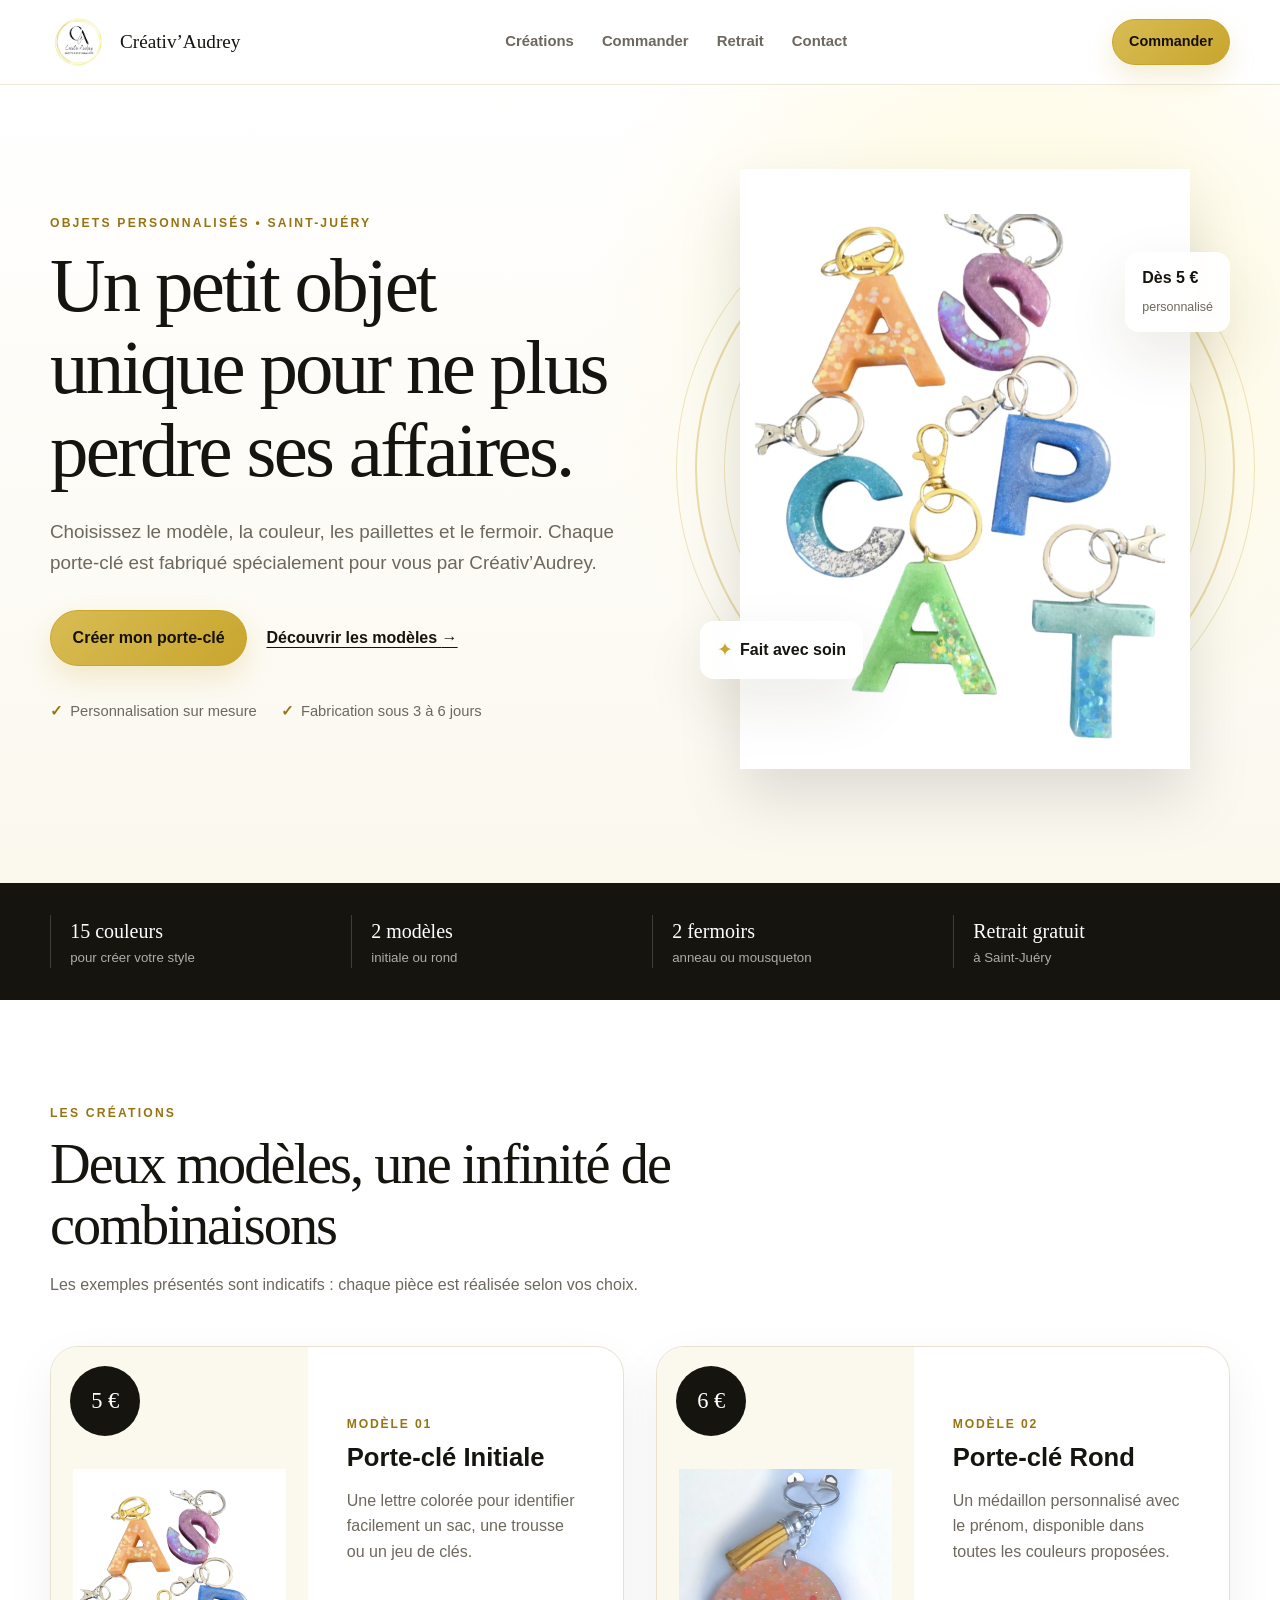
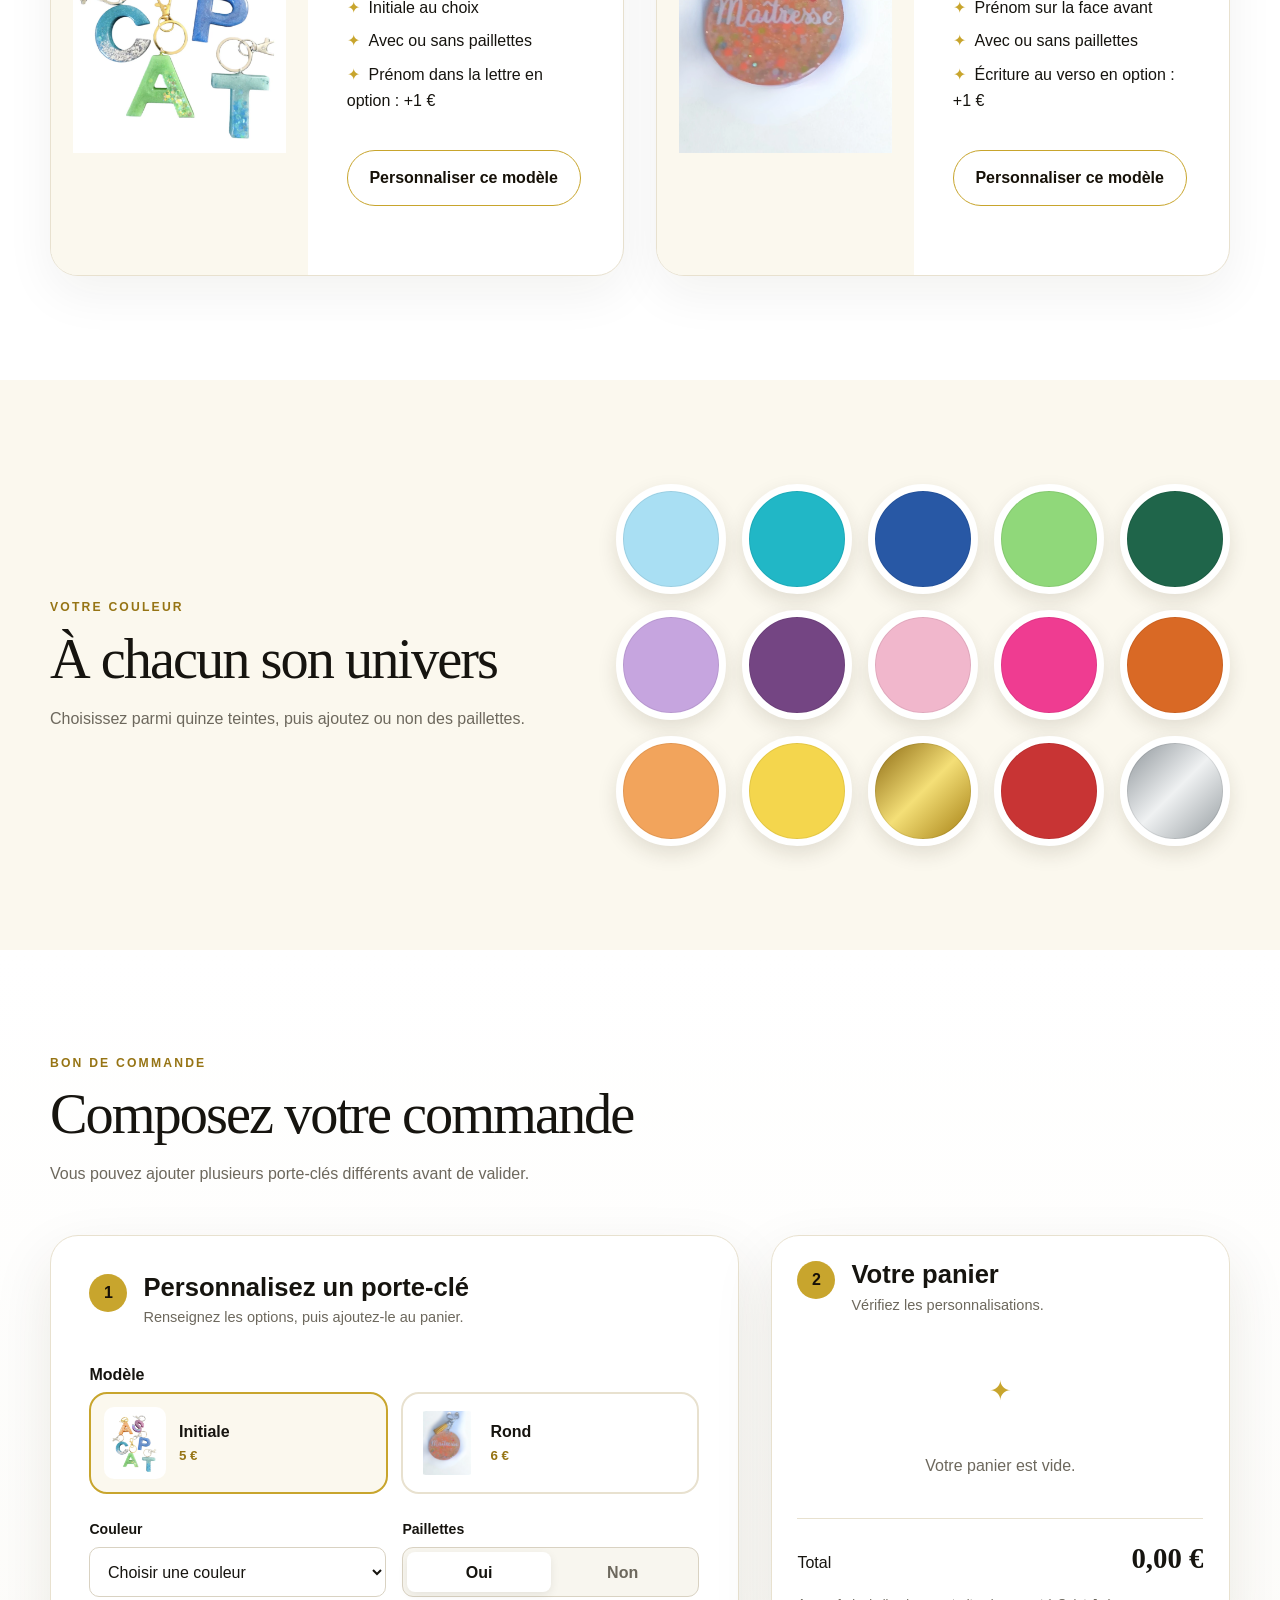
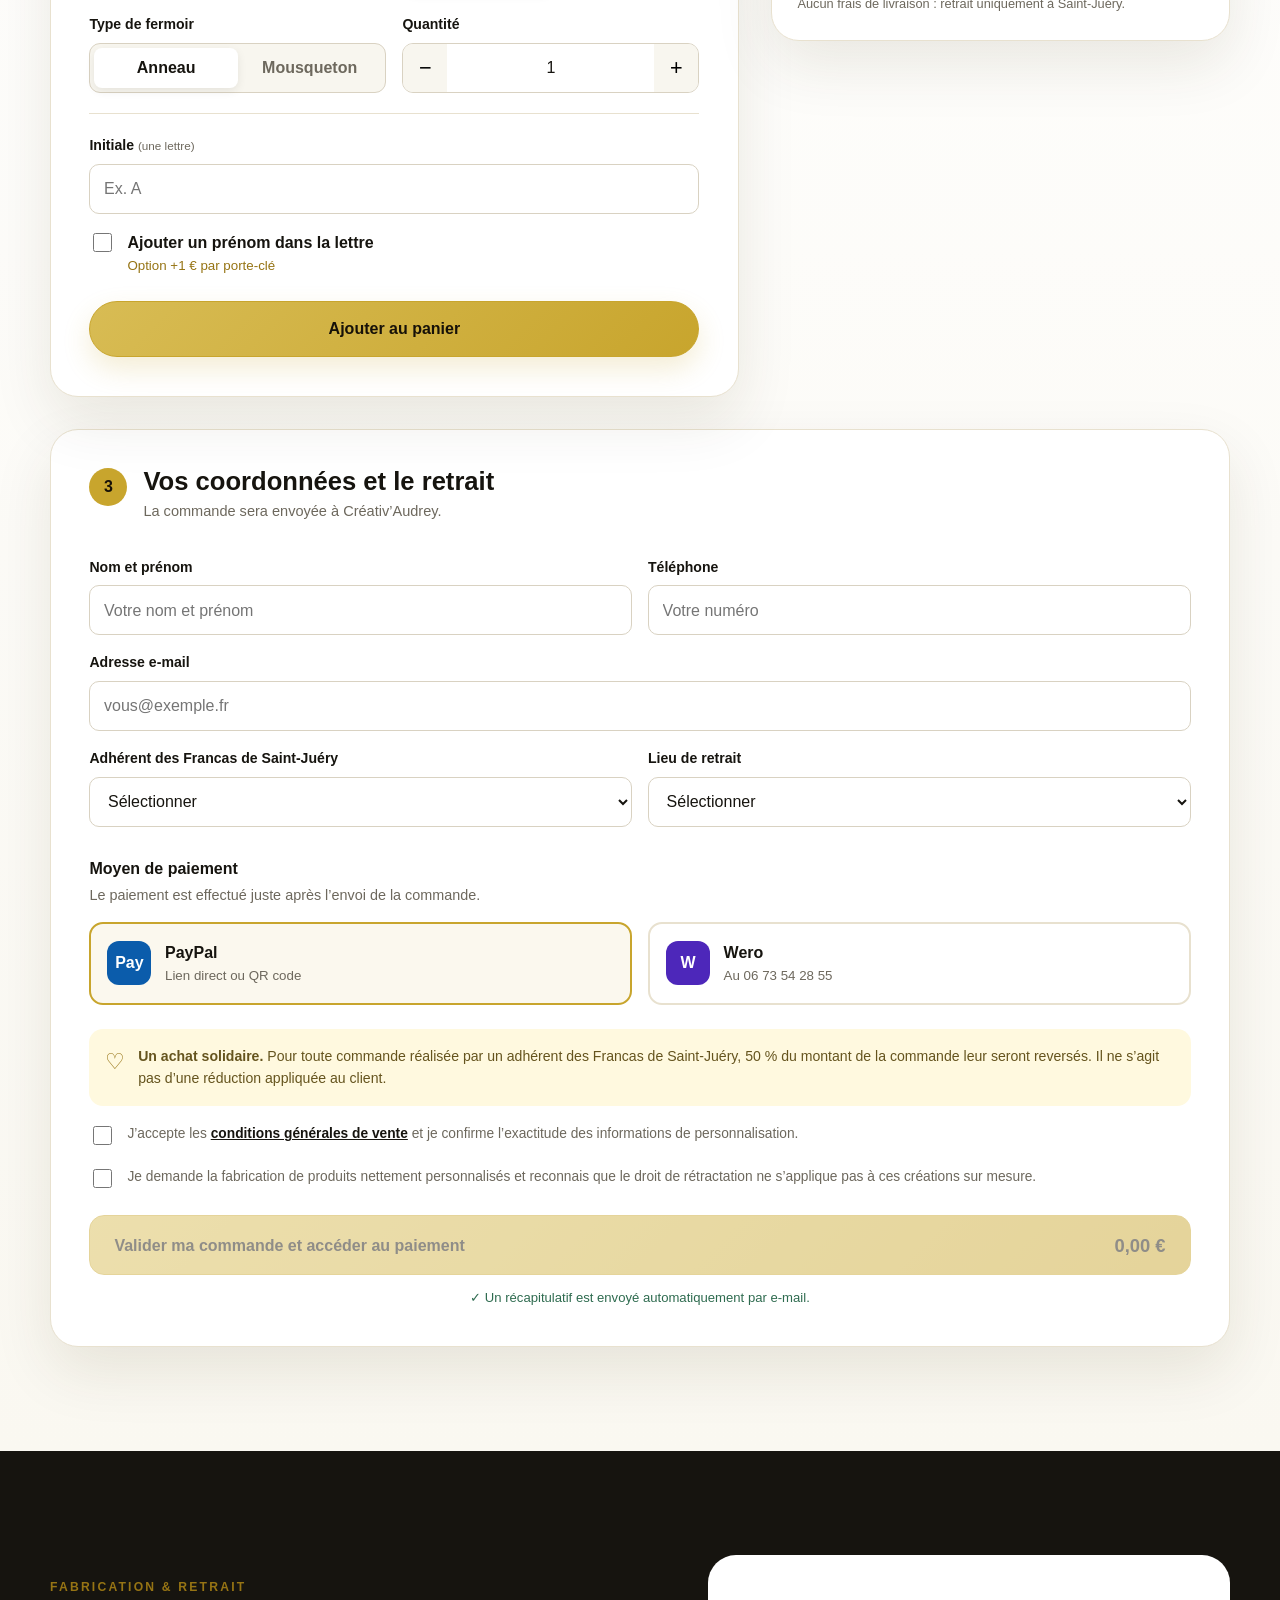
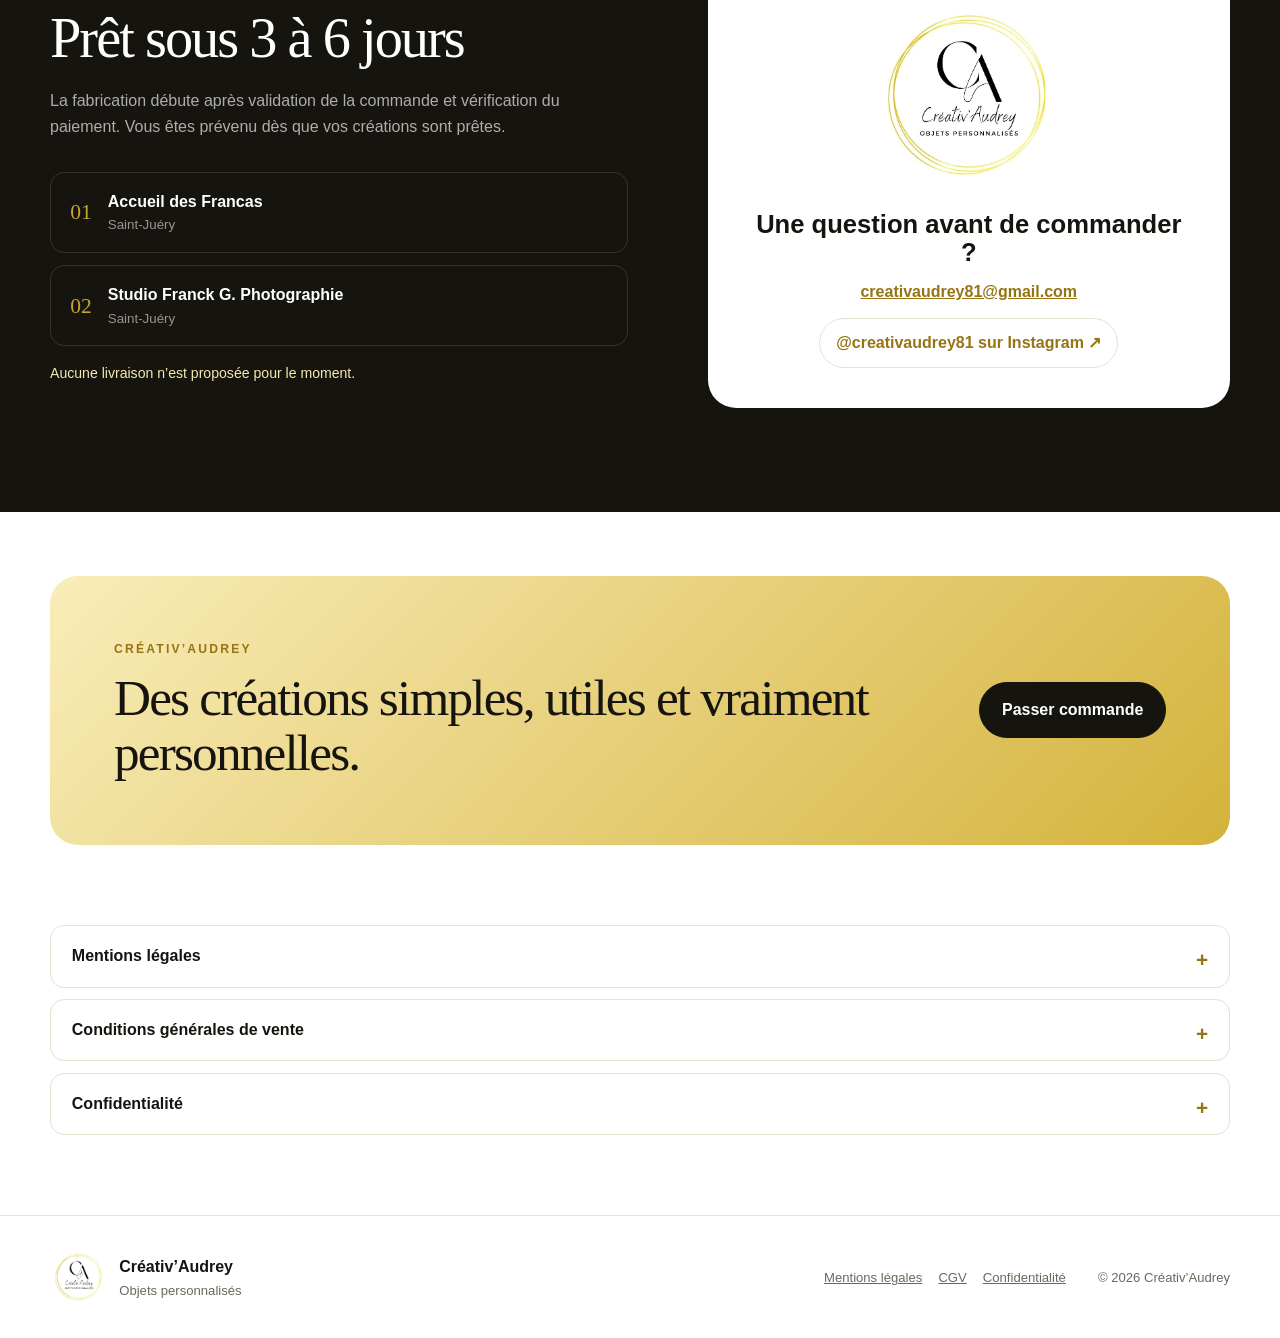
<file: index.html>
<!doctype html>
<html lang="fr">
<head>
  <meta charset="utf-8">
  <meta name="viewport" content="width=device-width, initial-scale=1">
  <title>Créativ’Audrey | Porte-clés personnalisés à Saint-Juéry</title>
  <meta name="description" content="Porte-clés personnalisés faits avec soin à Saint-Juéry : initiale ou modèle rond, choix des couleurs, paillettes et fermoir. Commande en ligne et retrait local.">
  <meta name="theme-color" content="#c8a52d">
  <meta property="og:title" content="Créativ’Audrey – Objets personnalisés">
  <meta property="og:description" content="Créez un porte-clé unique pour identifier les affaires de vos enfants.">
  <meta property="og:type" content="website">
  <meta property="og:image" content="assets/porte-cles-initiales.webp">
  <link rel="icon" href="assets/favicon.png" type="image/png">
  <link rel="stylesheet" href="styles.css">
  <script type="application/ld+json">
  {
    "@context": "https://schema.org",
    "@type": "Store",
    "name": "Créativ'Audrey",
    "description": "Objets personnalisés et porte-clés personnalisés à Saint-Juéry.",
    "email": "creativaudrey81@gmail.com",
    "address": {
      "@type": "PostalAddress",
      "streetAddress": "884 route de Villefranche",
      "postalCode": "81160",
      "addressLocality": "Saint-Juéry",
      "addressCountry": "FR"
    },
    "sameAs": ["https://www.instagram.com/creativaudrey81/"]
  }
  </script>
</head>
<body>
  <a class="skip-link" href="#contenu">Aller au contenu</a>

  <header class="site-header" id="accueil">
    <div class="container header-inner">
      <a class="brand" href="#accueil" aria-label="Créativ’Audrey, retour à l’accueil">
        <img src="assets/logo.webp" alt="Logo Créativ’Audrey" width="72" height="72">
        <span>Créativ’Audrey</span>
      </a>
      <nav class="desktop-nav" aria-label="Navigation principale">
        <a href="#creations">Créations</a>
        <a href="#commande">Commander</a>
        <a href="#retrait">Retrait</a>
        <a href="#contact">Contact</a>
      </nav>
      <a class="button button-small" href="#commande">Commander</a>
    </div>
  </header>

  <main id="contenu">
    <section class="hero section">
      <div class="container hero-grid">
        <div class="hero-copy reveal">
          <p class="eyebrow">Objets personnalisés • Saint-Juéry</p>
          <h1>Un petit objet unique pour ne plus perdre ses affaires.</h1>
          <p class="hero-text">Choisissez le modèle, la couleur, les paillettes et le fermoir. Chaque porte-clé est fabriqué spécialement pour vous par Créativ’Audrey.</p>
          <div class="hero-actions">
            <a class="button" href="#commande">Créer mon porte-clé</a>
            <a class="text-link" href="#creations">Découvrir les modèles <span aria-hidden="true">→</span></a>
          </div>
          <ul class="trust-list" aria-label="Les avantages">
            <li>Personnalisation sur mesure</li>
            <li>Fabrication sous 3 à 6 jours</li>
          </ul>
        </div>
        <div class="hero-visual reveal" aria-label="Exemples de porte-clés personnalisés">
          <div class="gold-orbit" aria-hidden="true"></div>
          <img class="hero-main-image" src="assets/porte-cles-initiales.webp" alt="Plusieurs porte-clés en forme d'initiales colorées" width="758" height="1012">
          <div class="floating-card floating-card-price"><strong>Dès 5 €</strong><span>personnalisé</span></div>
          <div class="floating-card floating-card-made"><span class="sparkle" aria-hidden="true">✦</span><strong>Fait avec soin</strong></div>
        </div>
      </div>
    </section>

    <section class="section values-strip" aria-label="Informations principales">
      <div class="container values-grid">
        <div><strong>15 couleurs</strong><span>pour créer votre style</span></div>
        <div><strong>2 modèles</strong><span>initiale ou rond</span></div>
        <div><strong>2 fermoirs</strong><span>anneau ou mousqueton</span></div>
        <div><strong>Retrait gratuit</strong><span>à Saint-Juéry</span></div>
      </div>
    </section>

    <section class="section" id="creations">
      <div class="container">
        <div class="section-heading reveal">
          <p class="eyebrow">Les créations</p>
          <h2>Deux modèles, une infinité de combinaisons</h2>
          <p>Les exemples présentés sont indicatifs : chaque pièce est réalisée selon vos choix.</p>
        </div>

        <div class="product-grid">
          <article class="product-card reveal">
            <div class="product-image-wrap">
              <img src="assets/porte-cles-initiales.webp" alt="Porte-clés personnalisés en forme d'initiales" loading="lazy" width="758" height="1012">
              <span class="price-badge">5 €</span>
            </div>
            <div class="product-content">
              <p class="product-kicker">Modèle 01</p>
              <h3>Porte-clé Initiale</h3>
              <p>Une lettre colorée pour identifier facilement un sac, une trousse ou un jeu de clés.</p>
              <ul class="feature-list">
                <li>Initiale au choix</li>
                <li>Avec ou sans paillettes</li>
                <li>Prénom dans la lettre en option : +1 €</li>
              </ul>
              <button class="button button-outline choose-product" type="button" data-product="initiale">Personnaliser ce modèle</button>
            </div>
          </article>

          <article class="product-card reveal">
            <div class="product-image-wrap product-image-round">
              <img src="assets/porte-cle-rond.webp" alt="Porte-clé rond personnalisé avec un prénom" loading="lazy" width="848" height="1134">
              <span class="price-badge">6 €</span>
            </div>
            <div class="product-content">
              <p class="product-kicker">Modèle 02</p>
              <h3>Porte-clé Rond</h3>
              <p>Un médaillon personnalisé avec le prénom, disponible dans toutes les couleurs proposées.</p>
              <ul class="feature-list">
                <li>Prénom sur la face avant</li>
                <li>Avec ou sans paillettes</li>
                <li>Écriture au verso en option : +1 €</li>
              </ul>
              <button class="button button-outline choose-product" type="button" data-product="rond">Personnaliser ce modèle</button>
            </div>
          </article>
        </div>

      </div>
    </section>

    <section class="section color-section" aria-labelledby="couleurs-title">
      <div class="container color-layout">
        <div class="section-heading compact reveal">
          <p class="eyebrow">Votre couleur</p>
          <h2 id="couleurs-title">À chacun son univers</h2>
          <p>Choisissez parmi quinze teintes, puis ajoutez ou non des paillettes.</p>
        </div>
        <div class="swatch-grid reveal" aria-label="Couleurs disponibles">
          <span class="swatch swatch-light-blue" title="Bleu clair"></span>
          <span class="swatch swatch-turquoise" title="Bleu turquoise"></span>
          <span class="swatch swatch-dark-blue" title="Bleu foncé"></span>
          <span class="swatch swatch-light-green" title="Vert clair"></span>
          <span class="swatch swatch-fir-green" title="Vert sapin"></span>
          <span class="swatch swatch-light-purple" title="Violet clair"></span>
          <span class="swatch swatch-dark-purple" title="Violet foncé"></span>
          <span class="swatch swatch-pale-pink" title="Rose pâle"></span>
          <span class="swatch swatch-bright-pink" title="Rose flashy"></span>
          <span class="swatch swatch-dark-orange" title="Orange foncé"></span>
          <span class="swatch swatch-light-orange" title="Orange clair"></span>
          <span class="swatch swatch-yellow" title="Jaune"></span>
          <span class="swatch swatch-gold" title="Doré"></span>
          <span class="swatch swatch-red" title="Rouge"></span>
          <span class="swatch swatch-silver" title="Argenté"></span>
        </div>
      </div>
    </section>

    <section class="section order-section" id="commande">
      <div class="container">
        <div class="section-heading reveal">
          <p class="eyebrow">Bon de commande</p>
          <h2>Composez votre commande</h2>
          <p>Vous pouvez ajouter plusieurs porte-clés différents avant de valider.</p>
        </div>

        <div class="order-layout">
          <div class="configurator-card reveal">
            <div class="step-title"><span>1</span><div><h3>Personnalisez un porte-clé</h3><p>Renseignez les options, puis ajoutez-le au panier.</p></div></div>

            <fieldset class="product-selector">
              <legend>Modèle</legend>
              <label class="product-choice selected">
                <input type="radio" name="config-product" value="initiale" checked>
                <img src="assets/porte-cles-initiales.webp" alt="" width="72" height="96">
                <span><strong>Initiale</strong><small>5 €</small></span>
              </label>
              <label class="product-choice">
                <input type="radio" name="config-product" value="rond">
                <img src="assets/porte-cle-rond.webp" alt="" width="72" height="96">
                <span><strong>Rond</strong><small>6 €</small></span>
              </label>
            </fieldset>

            <div class="field-grid">
              <label class="field">
                <span>Couleur</span>
                <select id="color" required>
                  <option value="">Choisir une couleur</option>
                  <option>Bleu clair</option>
                  <option>Bleu turquoise</option>
                  <option>Bleu foncé</option>
                  <option>Vert clair</option>
                  <option>Vert sapin</option>
                  <option>Violet clair</option>
                  <option>Violet foncé</option>
                  <option>Rose pâle</option>
                  <option>Rose flashy</option>
                  <option>Orange foncé</option>
                  <option>Orange clair</option>
                  <option>Jaune</option>
                  <option>Doré</option>
                  <option>Rouge</option>
                  <option>Argenté</option>
                </select>
              </label>

              <fieldset class="field radio-field">
                <legend>Paillettes</legend>
                <div class="segmented">
                  <label><input type="radio" name="glitter" value="Oui" checked><span>Oui</span></label>
                  <label><input type="radio" name="glitter" value="Non"><span>Non</span></label>
                </div>
              </fieldset>

              <fieldset class="field radio-field">
                <legend>Type de fermoir</legend>
                <div class="segmented">
                  <label><input type="radio" name="clasp" value="Anneau" checked><span>Anneau</span></label>
                  <label><input type="radio" name="clasp" value="Mousqueton"><span>Mousqueton</span></label>
                </div>
              </fieldset>

              <label class="field quantity-field">
                <span>Quantité</span>
                <div class="quantity-control">
                  <button type="button" id="quantity-minus" aria-label="Diminuer la quantité">−</button>
                  <input id="quantity" type="number" min="1" max="30" value="1" inputmode="numeric">
                  <button type="button" id="quantity-plus" aria-label="Augmenter la quantité">+</button>
                </div>
              </label>
            </div>

            <div id="initial-fields" class="dynamic-fields">
              <label class="field">
                <span>Initiale <small>(une lettre)</small></span>
                <input id="initial-letter" type="text" maxlength="1" autocomplete="off" placeholder="Ex. A">
              </label>
              <label class="option-check">
                <input id="initial-name-option" type="checkbox">
                <span><strong>Ajouter un prénom dans la lettre</strong><small>Option +1 € par porte-clé</small></span>
              </label>
              <label class="field conditional-field" id="initial-name-wrap" hidden>
                <span>Prénom à inscrire</span>
                <input id="initial-name" type="text" maxlength="30" autocomplete="off" placeholder="Ex. Timéo">
              </label>
            </div>

            <div id="round-fields" class="dynamic-fields" hidden>
              <label class="field">
                <span>Prénom à inscrire</span>
                <input id="round-name" type="text" maxlength="30" autocomplete="off" placeholder="Ex. Maïtesse">
              </label>
              <label class="option-check">
                <input id="back-option" type="checkbox">
                <span><strong>Ajouter une écriture au verso</strong><small>Option +1 € par porte-clé</small></span>
              </label>
              <label class="field conditional-field" id="back-text-wrap" hidden>
                <span>Texte au verso</span>
                <input id="back-text" type="text" maxlength="40" autocomplete="off" placeholder="Ex. Numéro, petit mot…">
              </label>
            </div>

            <p class="form-error" id="config-error" role="alert" hidden></p>
            <button class="button full-width" id="add-to-cart" type="button">Ajouter au panier</button>
          </div>

          <aside class="cart-card reveal" aria-labelledby="cart-title">
            <div class="step-title"><span>2</span><div><h3 id="cart-title">Votre panier</h3><p>Vérifiez les personnalisations.</p></div></div>
            <div id="cart-empty" class="cart-empty">
              <span aria-hidden="true">✦</span>
              <p>Votre panier est vide.</p>
            </div>
            <div id="cart-list" class="cart-list" aria-live="polite"></div>
            <div class="cart-total">
              <span>Total</span>
              <strong id="cart-total">0,00 €</strong>
            </div>
            <p class="cart-note">Aucun frais de livraison : retrait uniquement à Saint-Juéry.</p>
          </aside>
        </div>

        <form class="checkout-card reveal" id="order-form" action="https://formsubmit.co/creativaudrey81@gmail.com" method="POST">
          <div class="step-title"><span>3</span><div><h3>Vos coordonnées et le retrait</h3><p>La commande sera envoyée à Créativ’Audrey.</p></div></div>

          <input type="hidden" name="_template" value="table">
          <input type="hidden" name="_subject" id="form-subject" value="Nouvelle commande Créativ'Audrey">
          <input type="hidden" name="_autoresponse" id="form-autoresponse" value="Merci pour votre commande auprès de Créativ'Audrey.">
          <input type="hidden" name="_next" id="form-next" value="">
          <input type="hidden" name="_url" id="form-url" value="">
          <input type="text" name="_honey" class="honeypot" tabindex="-1" autocomplete="off">
          <input type="hidden" name="Référence de commande" id="form-reference">
          <input type="hidden" name="Détail de la commande" id="form-details">
          <input type="hidden" name="Total à payer" id="form-total">

          <div class="field-grid customer-grid">
            <label class="field">
              <span>Nom et prénom</span>
              <input type="text" name="Nom et prénom" id="customer-name" autocomplete="name" required placeholder="Votre nom et prénom">
            </label>
            <label class="field">
              <span>Téléphone</span>
              <input type="tel" name="Téléphone" id="customer-phone" autocomplete="tel" required placeholder="Votre numéro">
            </label>
            <label class="field field-wide">
              <span>Adresse e-mail</span>
              <input type="email" name="email" id="customer-email" autocomplete="email" required placeholder="vous@exemple.fr">
            </label>
            <label class="field">
              <span>Adhérent des Francas de Saint-Juéry</span>
              <select name="Adhérent Francas de Saint-Juéry" id="francas-member" required>
                <option value="">Sélectionner</option>
                <option value="Oui">Oui</option>
                <option value="Non">Non</option>
              </select>
            </label>
            <label class="field">
              <span>Lieu de retrait</span>
              <select name="Lieu de retrait" id="pickup" required>
                <option value="">Sélectionner</option>
                <option value="Accueil des Francas de Saint-Juéry">Accueil des Francas de Saint-Juéry</option>
                <option value="Studio Franck G. Photographie à Saint-Juéry">Studio Franck G. Photographie à Saint-Juéry</option>
              </select>
            </label>
          </div>

          <fieldset class="payment-choice">
            <legend>Moyen de paiement</legend>
            <p>Le paiement est effectué juste après l’envoi de la commande.</p>
            <div class="payment-options">
              <label class="payment-option selected">
                <input type="radio" name="Moyen de paiement" value="PayPal" checked>
                <span class="payment-logo paypal-mark">Pay</span><span><strong>PayPal</strong><small>Lien direct ou QR code</small></span>
              </label>
              <label class="payment-option">
                <input type="radio" name="Moyen de paiement" value="Wero">
                <span class="payment-logo wero-mark">W</span><span><strong>Wero</strong><small>Au 06 73 54 28 55</small></span>
              </label>
            </div>
          </fieldset>

          <div class="francas-note">
            <span aria-hidden="true">♡</span>
            <p><strong>Un achat solidaire.</strong> Pour toute commande réalisée par un adhérent des Francas de Saint-Juéry, 50 % du montant de la commande leur seront reversés. Il ne s’agit pas d’une réduction appliquée au client.</p>
          </div>

          <label class="consent-check">
            <input type="checkbox" id="terms" name="Acceptation des CGV" value="Oui" required>
            <span>J’accepte les <a href="#cgv">conditions générales de vente</a> et je confirme l’exactitude des informations de personnalisation.</span>
          </label>
          <label class="consent-check">
            <input type="checkbox" id="personalized-consent" name="Reconnaissance produit personnalisé" value="Oui" required>
            <span>Je demande la fabrication de produits nettement personnalisés et reconnais que le droit de rétractation ne s’applique pas à ces créations sur mesure.</span>
          </label>

          <p class="form-error" id="checkout-error" role="alert" hidden></p>
          <button class="button checkout-button" id="submit-order" type="submit" disabled>
            <span>Valider ma commande et accéder au paiement</span>
            <strong id="checkout-total">0,00 €</strong>
          </button>
          <p class="secure-note"><span aria-hidden="true">✓</span> Un récapitulatif est envoyé automatiquement par e-mail.</p>
        </form>
      </div>
    </section>

    <section class="section pickup-section" id="retrait">
      <div class="container pickup-grid">
        <div class="pickup-copy reveal">
          <p class="eyebrow">Fabrication & retrait</p>
          <h2>Prêt sous 3 à 6 jours</h2>
          <p>La fabrication débute après validation de la commande et vérification du paiement. Vous êtes prévenu dès que vos créations sont prêtes.</p>
          <div class="pickup-options-list">
            <div><span aria-hidden="true">01</span><p><strong>Accueil des Francas</strong><small>Saint-Juéry</small></p></div>
            <div><span aria-hidden="true">02</span><p><strong>Studio Franck G. Photographie</strong><small>Saint-Juéry</small></p></div>
          </div>
          <p class="no-delivery">Aucune livraison n’est proposée pour le moment.</p>
        </div>
        <div class="pickup-card reveal">
          <img src="assets/logo.webp" alt="Créativ’Audrey, objets personnalisés" loading="lazy" width="591" height="591">
          <h3>Une question avant de commander ?</h3>
          <a href="mailto:creativaudrey81@gmail.com">creativaudrey81@gmail.com</a>
          <a class="instagram-link" href="https://www.instagram.com/creativaudrey81/" target="_blank" rel="noopener noreferrer">@creativaudrey81 sur Instagram <span aria-hidden="true">↗</span></a>
        </div>
      </div>
    </section>

    <section class="section contact-section" id="contact">
      <div class="container contact-banner reveal">
        <div>
          <p class="eyebrow">Créativ’Audrey</p>
          <h2>Des créations simples, utiles et vraiment personnelles.</h2>
        </div>
        <a class="button button-dark" href="#commande">Passer commande</a>
      </div>
    </section>

    <section class="legal-section" aria-label="Informations légales">
      <div class="container legal-grid">
        <details id="mentions-legales">
          <summary>Mentions légales</summary>
          <div class="legal-content">
            <h3>Éditeur du site</h3>
            <p><strong>GALINIE Audrey – Entrepreneur individuel (EI)</strong><br>Nom commercial : Créativ’Audrey<br>884 route de Villefranche, 81160 Saint-Juéry<br>SIRET : 925 303 711 00012<br>E-mail : <a href="mailto:creativaudrey81@gmail.com">creativaudrey81@gmail.com</a><br>TVA non applicable, article 293 B du CGI.</p>
            <h3>Hébergement</h3>
            <p>GitHub Pages, service fourni par GitHub, Inc., 88 Colin P. Kelly Jr. Street, San Francisco, CA 94107, États-Unis.</p>
            <h3>Propriété intellectuelle</h3>
            <p>Les textes, photographies, créations, éléments graphiques et le logo présents sur ce site sont protégés. Toute reproduction ou utilisation sans autorisation écrite est interdite.</p>
          </div>
        </details>

        <details id="cgv">
          <summary>Conditions générales de vente</summary>
          <div class="legal-content">
            <h3>1. Objet et produits</h3>
            <p>Les présentes conditions encadrent les commandes de porte-clés personnalisés proposées par Créativ’Audrey. Les photographies illustrent des exemples ; de légères variations peuvent exister du fait de la fabrication artisanale et du rendu des écrans.</p>
            <h3>2. Prix</h3>
            <p>Porte-clé Initiale : 5 €. Option prénom dans la lettre : +1 € par unité. Porte-clé Rond : 6 €. Option écriture au verso : +1 € par unité. Les prix affichés sont nets, TVA non applicable, article 293 B du CGI.</p>
            <h3>3. Commande et personnalisation</h3>
            <p>Le client doit vérifier l’orthographe, l’initiale, la couleur, les options et les quantités avant la validation. La commande est considérée comme enregistrée après l’envoi du bon de commande et devient ferme après réception du paiement.</p>
            <h3>4. Paiement</h3>
            <p>Le paiement est réalisé immédiatement par PayPal ou Wero. La fabrication peut être suspendue tant que le règlement n’a pas été vérifié.</p>
            <h3>5. Fabrication et retrait</h3>
            <p>Le délai indicatif de fabrication est de 3 à 6 jours après validation du paiement. Le retrait est gratuit à l’accueil des Francas de Saint-Juéry ou au Studio Franck G. Photographie à Saint-Juéry. Aucune livraison n’est proposée.</p>
            <h3>6. Droit de rétractation</h3>
            <p>Les articles étant confectionnés selon les choix du client et nettement personnalisés, le droit de rétractation ne peut pas être exercé pour ces produits, conformément à l’article L221-28, 3° du Code de la consommation.</p>
            <h3>7. Réclamations</h3>
            <p>Toute demande doit être adressée à <a href="mailto:creativaudrey81@gmail.com">creativaudrey81@gmail.com</a>, avec la référence de commande et, si nécessaire, des photographies permettant d’examiner la situation.</p>
            <h3>8. Médiation de la consommation</h3>
            <p><strong>Information temporaire à compléter avant l’ouverture commerciale définitive :</strong> médiateur de la consommation en cours de désignation.</p>
          </div>
        </details>

        <details id="confidentialite">
          <summary>Confidentialité</summary>
          <div class="legal-content">
            <h3>Données collectées</h3>
            <p>Les nom, prénom, téléphone, adresse e-mail et informations de commande sont utilisés uniquement pour traiter la commande, vérifier le paiement, organiser le retrait et répondre au client.</p>
            <h3>Transmission du formulaire</h3>
            <p>Le bon de commande est transmis par le service FormSubmit. Aucune donnée bancaire n’est collectée sur ce site : le paiement s’effectue directement via PayPal ou Wero.</p>
            <h3>Durée et droits</h3>
            <p>Les informations sont conservées pendant la durée nécessaire au traitement de la commande et aux obligations administratives applicables. Pour toute demande d’accès, de rectification ou de suppression, écrivez à <a href="mailto:creativaudrey81@gmail.com">creativaudrey81@gmail.com</a>.</p>
          </div>
        </details>
      </div>
    </section>
  </main>

  <footer class="site-footer">
    <div class="container footer-grid">
      <div class="footer-brand">
        <img src="assets/logo.webp" alt="" width="74" height="74">
        <div><strong>Créativ’Audrey</strong><span>Objets personnalisés</span></div>
      </div>
      <div class="footer-links">
        <a href="#mentions-legales">Mentions légales</a>
        <a href="#cgv">CGV</a>
        <a href="#confidentialite">Confidentialité</a>
      </div>
      <p>© <span id="year"></span> Créativ’Audrey</p>
    </div>
  </footer>

  <div class="toast" id="toast" role="status" aria-live="polite"></div>
  <script src="script.js" defer></script>
</body>
</html>
</file>
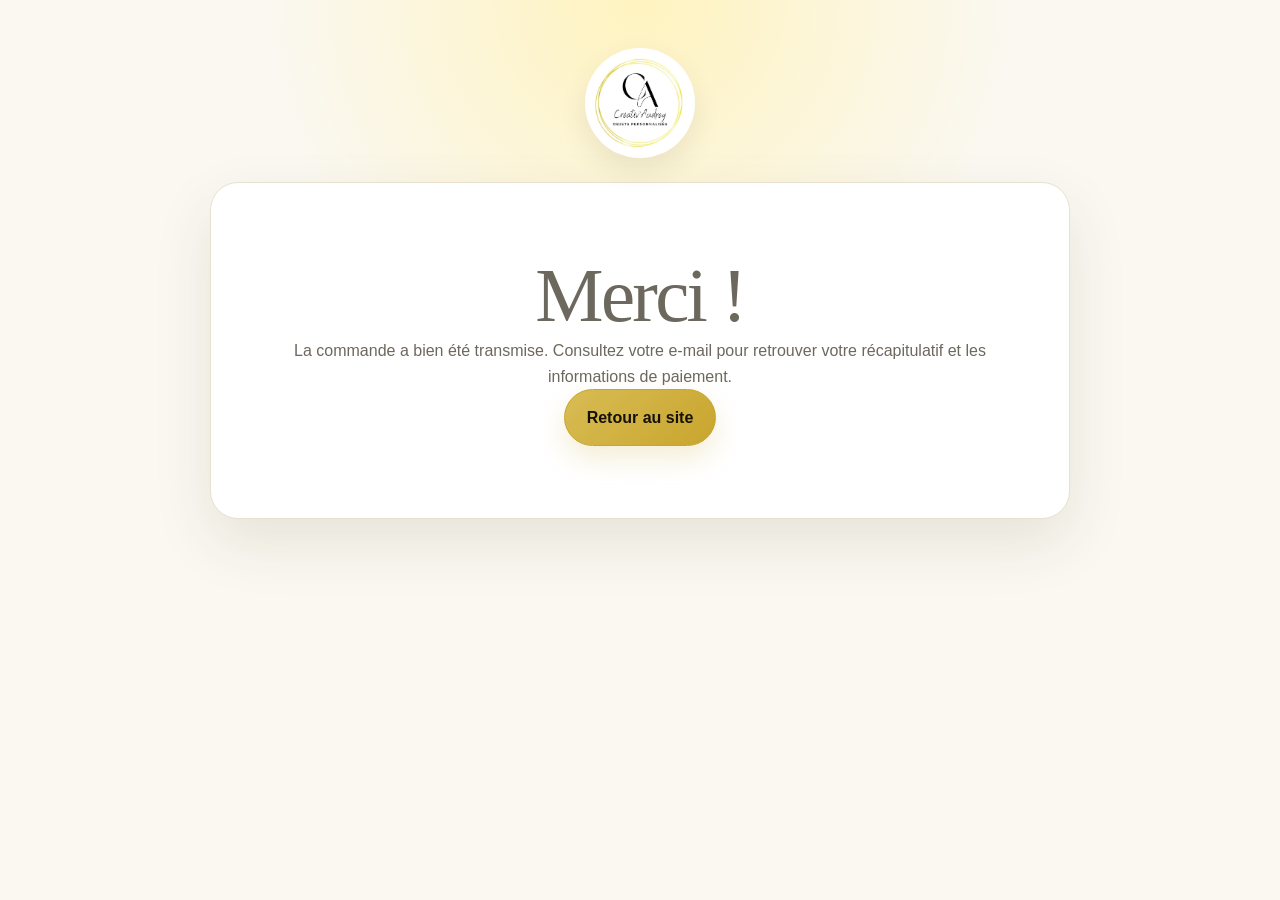
<file: merci-paypal-corrige.html>
<!doctype html>
<html lang="fr">
<head>
  <meta charset="utf-8">
  <meta name="viewport" content="width=device-width, initial-scale=1">
  <meta name="robots" content="noindex">
  <title>Commande enregistrée | Créativ’Audrey</title>
  <meta name="theme-color" content="#c8a52d">
  <link rel="icon" href="assets/favicon.png" type="image/png">
  <link rel="stylesheet" href="styles.css">
  <style>
    .thanks-page { min-height: 100vh; padding: 3rem 0 5rem; background: radial-gradient(circle at 50% 0, #fff3bf, transparent 34%), #faf8f1; }
    .thanks-shell { width: min(calc(100% - 2rem), 860px); margin-inline: auto; }
    .thanks-brand { display: flex; justify-content: center; margin-bottom: 1.5rem; }
    .thanks-brand img { width: 110px; height: 110px; border-radius: 50%; box-shadow: 0 12px 30px rgba(0,0,0,.08); }
    .thanks-card { padding: clamp(1.4rem, 4vw, 3rem); border: 1px solid var(--line); border-radius: var(--radius-lg); background: white; box-shadow: var(--shadow); }
    .success-icon { display: grid; place-items: center; width: 58px; height: 58px; margin: 0 auto 1rem; border-radius: 50%; background: var(--gold); font-size: 1.6rem; font-weight: 900; }
    .thanks-head { text-align: center; }
    .thanks-head h1 { font-size: clamp(2.3rem, 7vw, 4.2rem); }
    .thanks-head p { max-width: 620px; margin: 1rem auto 0; color: var(--muted); }
    .order-reference { display: inline-block; margin-top: 1rem; padding: .5rem .8rem; border-radius: 999px; background: var(--cream); color: var(--gold-dark); font-weight: 850; }
    .payment-panel { margin-top: 2rem; padding: 1.5rem; border-radius: 20px; background: var(--ink); color: white; text-align: center; }
    .payment-panel .eyebrow { color: var(--gold-light); }
    .amount { display: block; margin: .5rem 0; font-family: Georgia, serif; font-size: clamp(2.4rem, 8vw, 4.5rem); line-height: 1; }
    .payment-panel > p { color: rgba(255,255,255,.68); }
    .paypal-box { display: grid; grid-template-columns: minmax(240px, 320px) 1fr; align-items: center; gap: 2rem; margin-top: 1.5rem; padding: 1.4rem; border-radius: 16px; background: white; color: var(--ink); text-align: left; }
    .paypal-qr-wrap { display: grid; place-items: center; width: 100%; max-width: 320px; margin-inline: auto; padding: .65rem; overflow: hidden; border: 1px solid var(--line); border-radius: 16px; background: white; }
    .paypal-qr-wrap img { display: block; width: 100%; height: auto !important; max-width: 300px; aspect-ratio: 1 / 1; object-fit: contain; border-radius: 10px; }
    .paypal-box .button { margin-top: 1rem; }
    .wero-box { margin-top: 1.5rem; padding: 1.5rem; border-radius: 16px; background: white; color: var(--ink); }
    .wero-number { display: block; margin: .65rem 0; font-size: clamp(1.7rem, 6vw, 2.6rem); font-weight: 900; letter-spacing: .04em; }
    .copy-button { min-height: 44px; padding: .65rem 1rem; border: 1px solid var(--gold); border-radius: 999px; background: var(--cream); font-weight: 800; }
    .order-summary { margin-top: 2rem; }
    .order-summary h2 { font-size: 1.8rem; }
    .summary-box { margin-top: .8rem; padding: 1rem; border: 1px solid var(--line); border-radius: 14px; background: #fcfbf7; white-space: pre-line; color: var(--muted); font-size: .9rem; }
    .pickup-reminder { margin-top: 1rem; padding: 1rem; border-left: 4px solid var(--gold); background: var(--cream); }
    .thanks-actions { display: flex; justify-content: center; flex-wrap: wrap; gap: .8rem; margin-top: 2rem; }
    .print-button { background: white; box-shadow: none; }
    .missing-order { padding: 1.5rem; text-align: center; color: var(--muted); }
    @media (max-width: 680px) {
      .paypal-box { grid-template-columns: 1fr; text-align: center; }
      .paypal-qr-wrap { max-width: 280px; }
      .paypal-qr-wrap img { max-width: 260px; }
    }
    @media print { .thanks-actions, .thanks-brand, .paypal-box img, .copy-button { display: none !important; } .thanks-page { background: white; padding: 0; } .thanks-card { border: 0; box-shadow: none; } }
  </style>
</head>
<body>
  <main class="thanks-page">
    <div class="thanks-shell">
      <a class="thanks-brand" href="index.html" aria-label="Retour à Créativ’Audrey"><img src="assets/logo.webp" alt="Créativ’Audrey" width="110" height="110"></a>
      <article class="thanks-card">
        <div id="order-content">
          <div class="thanks-head">
            <div class="success-icon" aria-hidden="true">✓</div>
            <p class="eyebrow">Commande enregistrée</p>
            <h1>Merci pour votre commande !</h1>
            <p>Votre bon de commande a été envoyé à Créativ’Audrey. Il ne reste plus qu’à effectuer le paiement ci-dessous.</p>
            <span class="order-reference" id="reference"></span>
          </div>

          <section class="payment-panel" aria-labelledby="payment-title">
            <p class="eyebrow" id="payment-title">Montant à régler</p>
            <strong class="amount" id="amount"></strong>
            <p id="payment-instruction"></p>

            <div class="paypal-box" id="paypal-box" hidden>
              <div class="paypal-qr-wrap">
                <img src="assets/paypal-qr-v2.png?v=2" alt="QR code PayPal de Créativ’Audrey" width="716" height="716">
              </div>
              <div>
                <h2>Payer avec PayPal</h2>
                <p>Depuis un ordinateur, scannez le QR code avec votre téléphone. Depuis un mobile, utilisez directement le bouton PayPal.</p>
                <a class="button" href="https://www.paypal.com/qrcodes/managed/25487558-8ea6-4f41-9976-05d93f62df81?utm_source=consapp_download" target="_blank" rel="noopener noreferrer">Payer avec PayPal</a>
              </div>
            </div>

            <div class="wero-box" id="wero-box" hidden>
              <h2>Payer avec Wero</h2>
              <p>Envoyez le montant exact au numéro suivant en indiquant votre référence de commande.</p>
              <strong class="wero-number" id="wero-number">06 73 54 28 55</strong>
              <button class="copy-button" id="copy-wero" type="button">Copier le numéro</button>
            </div>
          </section>

          <section class="order-summary">
            <h2>Récapitulatif</h2>
            <div class="summary-box" id="details"></div>
            <div class="pickup-reminder"><strong>Retrait choisi :</strong> <span id="pickup"></span><br><small>Le délai indicatif de fabrication est de 3 à 6 jours après vérification du paiement.</small></div>
          </section>

          <div class="thanks-actions">
            <a class="button button-dark" href="index.html">Retour au site</a>
            <button class="button print-button" type="button" onclick="window.print()">Imprimer le récapitulatif</button>
          </div>
        </div>

        <div class="missing-order" id="missing-order" hidden>
          <h1>Merci !</h1>
          <p>La commande a bien été transmise. Consultez votre e-mail pour retrouver votre récapitulatif et les informations de paiement.</p>
          <a class="button" href="index.html">Retour au site</a>
        </div>
      </article>
    </div>
  </main>

  <script>
    (() => {
      const euro = new Intl.NumberFormat('fr-FR', { style: 'currency', currency: 'EUR' });
      let order = null;
      try { order = JSON.parse(localStorage.getItem('creativAudreyLastOrder') || 'null'); } catch (_) {}

      if (!order) {
        document.getElementById('order-content').hidden = true;
        document.getElementById('missing-order').hidden = false;
        return;
      }

      document.getElementById('reference').textContent = `Référence : ${order.reference}`;
      document.getElementById('amount').textContent = euro.format(order.amount);
      document.getElementById('details').textContent = order.details;
      document.getElementById('pickup').textContent = order.pickup;

      const paypal = order.payment === 'PayPal';
      document.getElementById('paypal-box').hidden = !paypal;
      document.getElementById('wero-box').hidden = paypal;
      document.getElementById('payment-instruction').textContent = paypal
        ? `Réglez ${euro.format(order.amount)} via le compte PayPal d’Audrey GALINIE.`
        : `Réglez ${euro.format(order.amount)} par Wero au 06 73 54 28 55 en indiquant ${order.reference}.`;

      document.getElementById('copy-wero')?.addEventListener('click', async (event) => {
        try {
          await navigator.clipboard.writeText('0673542855');
          event.currentTarget.textContent = 'Numéro copié !';
        } catch (_) {
          event.currentTarget.textContent = '06 73 54 28 55';
        }
      });
    })();
  </script>
</body>
</html>
</file>
<file: styles.css>
:root {
  --gold: #c8a52d;
  --gold-dark: #967414;
  --gold-light: #f5e9ae;
  --cream: #fbf8ee;
  --paper: #ffffff;
  --ink: #16140f;
  --muted: #6d685d;
  --line: #e8e1cf;
  --soft: #f5f1e7;
  --success: #2e6b4f;
  --danger: #a13d35;
  --shadow: 0 24px 60px rgba(57, 45, 13, .10);
  --radius-lg: 28px;
  --radius-md: 18px;
  --radius-sm: 12px;
  --container: 1180px;
}

* { box-sizing: border-box; }
html { scroll-behavior: smooth; }
body {
  margin: 0;
  color: var(--ink);
  background: var(--paper);
  font-family: Inter, ui-sans-serif, -apple-system, BlinkMacSystemFont, "Segoe UI", sans-serif;
  line-height: 1.6;
  -webkit-font-smoothing: antialiased;
}
img { display: block; max-width: 100%; }
a { color: inherit; }
button, input, select { font: inherit; }
button { cursor: pointer; }
fieldset { margin: 0; padding: 0; border: 0; }
legend { padding: 0; }
[hidden] { display: none !important; }

.skip-link {
  position: fixed;
  left: 1rem;
  top: -100px;
  z-index: 1000;
  padding: .75rem 1rem;
  background: var(--ink);
  color: white;
  border-radius: 8px;
}
.skip-link:focus { top: 1rem; }

.container { width: min(calc(100% - 2rem), var(--container)); margin-inline: auto; }
.section { padding: 6.5rem 0; }
.eyebrow {
  margin: 0 0 .7rem;
  color: var(--gold-dark);
  font-size: .76rem;
  font-weight: 800;
  letter-spacing: .18em;
  text-transform: uppercase;
}
h1, h2, h3 { margin: 0; line-height: 1.08; }
h1, h2 {
  font-family: Georgia, "Times New Roman", serif;
  font-weight: 500;
  letter-spacing: -.035em;
}
h1 { font-size: clamp(3rem, 6vw, 5.7rem); }
h2 { font-size: clamp(2.25rem, 4.4vw, 4.25rem); }
h3 { font-size: clamp(1.3rem, 2vw, 1.75rem); }
p { margin: 0; }

.button {
  display: inline-flex;
  align-items: center;
  justify-content: center;
  gap: .75rem;
  min-height: 52px;
  padding: .9rem 1.35rem;
  border: 1px solid var(--gold);
  border-radius: 999px;
  background: linear-gradient(135deg, #d8bc54, var(--gold));
  color: #161108;
  font-weight: 800;
  text-decoration: none;
  box-shadow: 0 12px 28px rgba(200, 165, 45, .2);
  transition: transform .2s ease, box-shadow .2s ease, background .2s ease;
}
.button:hover { transform: translateY(-2px); box-shadow: 0 16px 34px rgba(200, 165, 45, .3); }
.button:focus-visible, a:focus-visible, input:focus-visible, select:focus-visible, summary:focus-visible {
  outline: 3px solid rgba(200, 165, 45, .35);
  outline-offset: 3px;
}
.button:disabled { cursor: not-allowed; opacity: .48; transform: none; box-shadow: none; }
.button-small { min-height: 42px; padding: .65rem 1rem; font-size: .9rem; }
.button-outline { background: transparent; box-shadow: none; }
.button-outline:hover { background: var(--cream); }
.button-dark { color: white; background: var(--ink); border-color: var(--ink); box-shadow: none; }
.full-width { width: 100%; }
.text-link { font-weight: 750; text-underline-offset: .25rem; }

.site-header {
  position: sticky;
  top: 0;
  z-index: 50;
  background: rgba(255,255,255,.92);
  border-bottom: 1px solid rgba(232,225,207,.8);
  backdrop-filter: blur(14px);
}
.header-inner { min-height: 84px; display: flex; align-items: center; justify-content: space-between; gap: 2rem; }
.brand { display: flex; align-items: center; gap: .75rem; color: var(--ink); text-decoration: none; font-family: Georgia, serif; font-size: 1.2rem; }
.brand img { width: 58px; height: 58px; border-radius: 50%; }
.desktop-nav { display: flex; gap: 1.75rem; }
.desktop-nav a { color: var(--muted); font-size: .93rem; font-weight: 700; text-decoration: none; }
.desktop-nav a:hover { color: var(--ink); }

.hero { overflow: hidden; padding-top: 4.6rem; background: radial-gradient(circle at 80% 30%, #fff9d9 0, transparent 38%), linear-gradient(180deg, #fff 0%, var(--cream) 100%); }
.hero-grid { display: grid; grid-template-columns: 1.05fr .95fr; align-items: center; gap: clamp(2rem, 5vw, 6rem); }
.hero-copy { position: relative; z-index: 2; }
.hero-text { max-width: 660px; margin-top: 1.5rem; color: var(--muted); font-size: 1.18rem; }
.hero-actions { display: flex; align-items: center; flex-wrap: wrap; gap: 1.2rem; margin-top: 2rem; }
.trust-list { display: flex; flex-wrap: wrap; gap: .7rem 1.5rem; margin: 2.1rem 0 0; padding: 0; color: var(--muted); list-style: none; font-size: .92rem; }
.trust-list li::before { content: "✓"; margin-right: .45rem; color: var(--gold-dark); font-weight: 900; }
.hero-visual { position: relative; min-height: 620px; display: grid; place-items: center; }
.hero-main-image { position: relative; z-index: 2; width: min(92%, 500px); max-height: 600px; object-fit: contain; filter: drop-shadow(0 28px 30px rgba(0,0,0,.12)); }
.gold-orbit { position: absolute; width: min(78vw, 540px); aspect-ratio: 1; border: 2px solid rgba(200,165,45,.36); border-radius: 50%; }
.gold-orbit::before, .gold-orbit::after { content: ""; position: absolute; inset: 5%; border: 1px solid rgba(200,165,45,.28); border-radius: inherit; transform: rotate(7deg); }
.gold-orbit::after { inset: -4%; transform: rotate(-8deg); }
.floating-card { position: absolute; z-index: 3; display: flex; gap: .45rem; align-items: center; padding: .8rem 1rem; border: 1px solid rgba(255,255,255,.8); border-radius: 14px; background: rgba(255,255,255,.92); box-shadow: var(--shadow); backdrop-filter: blur(12px); }
.floating-card span { color: var(--muted); font-size: .78rem; }
.floating-card-price { top: 15%; right: 0; flex-direction: column; align-items: flex-start; }
.floating-card-made { bottom: 16%; left: 0; }
.sparkle { color: var(--gold) !important; font-size: 1.2rem !important; }

.values-strip { padding: 2rem 0; color: white; background: var(--ink); }
.values-grid { display: grid; grid-template-columns: repeat(4, 1fr); gap: 1.5rem; }
.values-grid div { display: flex; flex-direction: column; padding-left: 1.2rem; border-left: 1px solid rgba(255,255,255,.18); }
.values-grid strong { font-family: Georgia, serif; font-size: 1.25rem; font-weight: 500; }
.values-grid span { color: rgba(255,255,255,.65); font-size: .83rem; }

.section-heading { max-width: 790px; margin-bottom: 3rem; }
.section-heading > p:last-child { max-width: 650px; margin-top: 1rem; color: var(--muted); }
.section-heading.compact { margin: 0; }
.product-grid { display: grid; grid-template-columns: repeat(2, 1fr); gap: 2rem; }
.product-card { overflow: hidden; display: grid; grid-template-columns: .9fr 1.1fr; min-height: 530px; border: 1px solid var(--line); border-radius: var(--radius-lg); background: var(--paper); box-shadow: 0 18px 50px rgba(34,29,17,.06); }
.product-image-wrap { position: relative; display: grid; place-items: center; min-height: 420px; padding: 1.4rem; background: var(--cream); }
.product-image-wrap img { width: 100%; height: 100%; max-height: 430px; object-fit: contain; }
.product-image-round img { border-radius: 14px; }
.price-badge { position: absolute; top: 1.2rem; left: 1.2rem; display: grid; place-items: center; width: 70px; height: 70px; border-radius: 50%; background: var(--ink); color: white; font-family: Georgia, serif; font-size: 1.4rem; }
.product-content { display: flex; flex-direction: column; justify-content: center; align-items: flex-start; padding: clamp(1.5rem, 3vw, 3rem); }
.product-kicker { margin-bottom: .6rem; color: var(--gold-dark); font-size: .76rem; font-weight: 850; letter-spacing: .15em; text-transform: uppercase; }
.product-content > p:not(.product-kicker) { margin-top: 1rem; color: var(--muted); }
.feature-list { margin: 1.4rem 0 1.8rem; padding: 0; list-style: none; }
.feature-list li { margin: .5rem 0; }
.feature-list li::before { content: "✦"; margin-right: .55rem; color: var(--gold); }
.detail-gallery { display: grid; grid-template-columns: 1.2fr .8fr; align-items: center; gap: 3rem; margin-top: 2rem; padding: 2.4rem 4rem; overflow: hidden; border-radius: var(--radius-lg); background: var(--ink); color: white; }
.detail-copy p:last-child { max-width: 560px; margin-top: 1rem; color: rgba(255,255,255,.68); }
.detail-image { display: grid; place-items: center; height: 330px; }
.detail-image img { max-height: 450px; filter: drop-shadow(0 18px 18px rgba(0,0,0,.28)); }

.color-section { background: var(--cream); }
.color-layout { display: grid; grid-template-columns: .9fr 1.1fr; align-items: center; gap: 4rem; }
.swatch-grid { display: grid; grid-template-columns: repeat(5, 1fr); gap: 1rem; }
.swatch { aspect-ratio: 1; min-width: 58px; border: 7px solid white; border-radius: 50%; box-shadow: 0 8px 20px rgba(40,31,10,.12), inset 0 0 0 1px rgba(0,0,0,.08); }
.swatch-light-blue { background: #a9dff3; }.swatch-turquoise { background: #21b7c6; }.swatch-dark-blue { background: #2858a5; }
.swatch-light-green { background: #90d87a; }.swatch-fir-green { background: #1f654a; }.swatch-light-purple { background: #c6a5df; }
.swatch-dark-purple { background: #744583; }.swatch-pale-pink { background: #f1b7cc; }.swatch-bright-pink { background: #ef3c91; }
.swatch-dark-orange { background: #d96925; }.swatch-light-orange { background: #f2a45c; }.swatch-yellow { background: #f4d64d; }
.swatch-gold { background: linear-gradient(135deg, #8b6811, #f4df77, #a47e12); }.swatch-red { background: #c83434; }.swatch-silver { background: linear-gradient(135deg, #8d9499, #eff1f2, #969da1); }

.order-section { background: linear-gradient(180deg, #fff 0%, #faf8f1 100%); }
.order-layout { display: grid; grid-template-columns: 1.2fr .8fr; align-items: start; gap: 2rem; }
.configurator-card, .cart-card, .checkout-card { border: 1px solid var(--line); border-radius: var(--radius-lg); background: white; box-shadow: var(--shadow); }
.configurator-card, .checkout-card { padding: clamp(1.35rem, 3vw, 2.4rem); }
.cart-card { position: sticky; top: 108px; padding: 1.6rem; }
.step-title { display: flex; align-items: flex-start; gap: 1rem; margin-bottom: 2rem; }
.step-title > span { flex: 0 0 auto; display: grid; place-items: center; width: 38px; height: 38px; border-radius: 50%; background: var(--gold); color: #171108; font-weight: 900; }
.step-title p { margin-top: .3rem; color: var(--muted); font-size: .91rem; }
.product-selector { display: grid; grid-template-columns: repeat(2, 1fr); gap: .8rem; margin-bottom: 1.5rem; }
.product-selector legend { grid-column: 1 / -1; margin-bottom: .3rem; font-weight: 800; }
.product-choice { position: relative; display: grid; grid-template-columns: 62px 1fr; align-items: center; gap: .8rem; padding: .8rem; border: 2px solid var(--line); border-radius: var(--radius-md); cursor: pointer; }
.product-choice.selected { border-color: var(--gold); background: var(--cream); }
.product-choice input { position: absolute; width: 1px; height: 1px; margin: 0; overflow: hidden; clip: rect(0 0 0 0); clip-path: inset(50%); white-space: nowrap; opacity: 0; }
.product-choice img { width: 62px; height: 72px; padding: .25rem; border-radius: 10px; background: white; object-fit: contain; }
.product-choice span { display: flex; flex-direction: column; }
.product-choice small { color: var(--gold-dark); font-weight: 800; }
.field-grid { display: grid; grid-template-columns: repeat(2, 1fr); gap: 1rem; }
.field { display: flex; flex-direction: column; gap: .45rem; }
.field > span, .field legend { font-size: .88rem; font-weight: 800; }
.field small { color: var(--muted); font-weight: 500; }
.field input, .field select {
  width: 100%;
  min-height: 50px;
  padding: .7rem .85rem;
  border: 1px solid #d9d2c2;
  border-radius: 10px;
  background: white;
  color: var(--ink);
}
.field input:focus, .field select:focus { border-color: var(--gold); }
.radio-field { justify-content: end; }
.segmented { display: grid; grid-template-columns: repeat(2, 1fr); padding: 4px; border: 1px solid #d9d2c2; border-radius: 11px; background: #f8f6ef; }
.segmented label { cursor: pointer; }
.segmented input { position: absolute; width: 1px; height: 1px; margin: 0; overflow: hidden; clip: rect(0 0 0 0); clip-path: inset(50%); white-space: nowrap; opacity: 0; }
.segmented span { display: grid; place-items: center; min-height: 40px; border-radius: 8px; color: var(--muted); font-weight: 700; }
.segmented input:checked + span { background: white; color: var(--ink); box-shadow: 0 3px 10px rgba(0,0,0,.08); }
.quantity-control { display: grid; grid-template-columns: 44px 1fr 44px; border: 1px solid #d9d2c2; border-radius: 11px; overflow: hidden; }
.quantity-control button { border: 0; background: #f8f6ef; font-size: 1.35rem; }
.quantity-control input { min-height: 48px; padding: 0; border: 0; border-radius: 0; text-align: center; appearance: textfield; }
.quantity-control input::-webkit-outer-spin-button, .quantity-control input::-webkit-inner-spin-button { margin: 0; appearance: none; }
.dynamic-fields { display: grid; gap: 1rem; margin-top: 1.25rem; padding-top: 1.25rem; border-top: 1px solid var(--line); }
.option-check, .consent-check { display: flex; align-items: flex-start; gap: .75rem; cursor: pointer; }
.option-check input, .consent-check input { flex: 0 0 auto; width: 19px; height: 19px; margin-top: .2rem; accent-color: var(--gold-dark); }
.option-check span { display: flex; flex-direction: column; }
.option-check small { color: var(--gold-dark); }
.conditional-field { animation: fadeIn .2s ease; }
.form-error { margin: 1rem 0; padding: .8rem 1rem; border-radius: 10px; background: #fff0ee; color: var(--danger); font-size: .9rem; }
.configurator-card > .button { margin-top: 1.5rem; }
.cart-empty { display: grid; place-items: center; min-height: 150px; color: var(--muted); text-align: center; }
.cart-empty span { color: var(--gold); font-size: 1.7rem; }
.cart-list { display: grid; gap: .8rem; }
.cart-item { padding: .95rem; border: 1px solid var(--line); border-radius: 14px; background: #fcfbf7; }
.cart-item-head { display: flex; justify-content: space-between; gap: 1rem; }
.cart-item h4 { margin: 0; font-size: 1rem; }
.cart-item-price { white-space: nowrap; font-weight: 850; }
.cart-item-details { margin-top: .45rem; color: var(--muted); font-size: .82rem; line-height: 1.45; }
.cart-item-actions { display: flex; gap: .8rem; margin-top: .6rem; }
.cart-item-actions button { padding: 0; border: 0; background: none; color: var(--gold-dark); font-size: .8rem; font-weight: 800; text-decoration: underline; text-underline-offset: 3px; }
.cart-item-actions .remove-item { color: var(--danger); }
.cart-total { display: flex; align-items: baseline; justify-content: space-between; margin-top: 1.2rem; padding-top: 1rem; border-top: 1px solid var(--line); }
.cart-total strong { font-family: Georgia, serif; font-size: 1.8rem; }
.cart-note { margin-top: .8rem; color: var(--muted); font-size: .8rem; }
.checkout-card { margin-top: 2rem; }
.customer-grid { grid-template-columns: repeat(2, 1fr); }
.field-wide { grid-column: 1 / -1; }
.payment-choice { margin-top: 1.8rem; }
.payment-choice legend { font-weight: 850; }
.payment-choice > p { margin-top: .2rem; color: var(--muted); font-size: .9rem; }
.payment-options { display: grid; grid-template-columns: repeat(2, 1fr); gap: 1rem; margin-top: .9rem; }
.payment-option { position: relative; display: flex; align-items: center; gap: .85rem; min-height: 78px; padding: 1rem; border: 2px solid var(--line); border-radius: 14px; cursor: pointer; }
.payment-option.selected { border-color: var(--gold); background: var(--cream); }
.payment-option input { position: absolute; width: 1px; height: 1px; margin: 0; overflow: hidden; clip: rect(0 0 0 0); clip-path: inset(50%); white-space: nowrap; opacity: 0; }
.payment-option > span:last-child { display: flex; flex-direction: column; }
.payment-option small { color: var(--muted); }
.payment-logo { display: grid; place-items: center; width: 44px; height: 44px; border-radius: 12px; color: white; font-weight: 900; }
.paypal-mark { background: #0b5cab; }
.wero-mark { background: #4d27ba; }
.francas-note { display: flex; align-items: flex-start; gap: .8rem; margin-top: 1.5rem; padding: 1rem; border-radius: 14px; background: #fff9df; }
.francas-note > span { color: var(--gold-dark); font-size: 1.35rem; }
.francas-note p { color: #65541e; font-size: .88rem; }
.consent-check { margin-top: 1.1rem; color: var(--muted); font-size: .86rem; }
.consent-check a { color: var(--ink); font-weight: 700; }
.checkout-button { width: 100%; justify-content: space-between; margin-top: 1.5rem; padding-inline: 1.5rem; border-radius: 15px; }
.checkout-button strong { font-size: 1.15rem; }
.secure-note { margin-top: .7rem; color: var(--success); font-size: .82rem; text-align: center; }
.honeypot { position: absolute !important; left: -9999px !important; }

.pickup-section { background: var(--ink); color: white; }
.pickup-grid { display: grid; grid-template-columns: 1.05fr .95fr; gap: 5rem; align-items: center; }
.pickup-copy > p:not(.eyebrow):not(.no-delivery) { max-width: 620px; margin-top: 1.2rem; color: rgba(255,255,255,.65); }
.pickup-options-list { display: grid; gap: .8rem; margin-top: 2rem; }
.pickup-options-list div { display: flex; align-items: center; gap: 1rem; padding: 1rem 1.2rem; border: 1px solid rgba(255,255,255,.13); border-radius: 14px; }
.pickup-options-list span { color: var(--gold); font-family: Georgia, serif; font-size: 1.35rem; }
.pickup-options-list p { display: flex; flex-direction: column; }
.pickup-options-list small { color: rgba(255,255,255,.55); }
.no-delivery { margin-top: 1rem; color: var(--gold-light); font-size: .88rem; }
.pickup-card { display: flex; flex-direction: column; align-items: center; padding: 2.5rem; border-radius: var(--radius-lg); background: white; color: var(--ink); text-align: center; }
.pickup-card img { width: 200px; height: auto; aspect-ratio: 1 / 1; object-fit: contain; border-radius: 50%; }
.pickup-card h3 { margin-top: 1rem; }
.pickup-card > a { margin-top: .8rem; color: var(--gold-dark); font-weight: 800; }
.instagram-link { padding: .7rem 1rem; border: 1px solid var(--line); border-radius: 999px; text-decoration: none; }

.contact-section { padding: 4rem 0; }
.contact-banner { display: flex; align-items: center; justify-content: space-between; gap: 2rem; padding: clamp(2rem, 5vw, 4rem); border-radius: var(--radius-lg); background: linear-gradient(135deg, #f9edb9, #d4b23b); }
.contact-banner h2 { max-width: 780px; font-size: clamp(2rem, 4vw, 3.6rem); }

.legal-section { padding: 1rem 0 5rem; }
.legal-grid { display: grid; gap: .7rem; }
details { border: 1px solid var(--line); border-radius: 14px; background: white; }
summary { padding: 1.1rem 1.3rem; cursor: pointer; font-weight: 850; list-style: none; }
summary::-webkit-details-marker { display: none; }
summary::after { content: "+"; float: right; color: var(--gold-dark); font-size: 1.3rem; }
details[open] summary::after { content: "−"; }
.legal-content { padding: 0 1.3rem 1.5rem; color: var(--muted); font-size: .9rem; }
.legal-content h3 { margin: 1.2rem 0 .45rem; color: var(--ink); font-family: inherit; font-size: 1rem; }
.legal-content p + p { margin-top: .8rem; }

.site-footer { padding: 2rem 0; border-top: 1px solid var(--line); }
.footer-grid { display: grid; grid-template-columns: 1fr auto auto; align-items: center; gap: 2rem; }
.footer-brand { display: flex; align-items: center; gap: .7rem; }
.footer-brand img { width: 58px; height: 58px; border-radius: 50%; }
.footer-brand div { display: flex; flex-direction: column; }
.footer-brand span, .site-footer p { color: var(--muted); font-size: .82rem; }
.footer-links { display: flex; flex-wrap: wrap; gap: 1rem; }
.footer-links a { color: var(--muted); font-size: .82rem; }
.toast { position: fixed; left: 50%; bottom: 1.5rem; z-index: 100; transform: translate(-50%, 130%); max-width: calc(100% - 2rem); padding: .85rem 1.1rem; border-radius: 999px; background: var(--ink); color: white; box-shadow: var(--shadow); opacity: 0; transition: .25s ease; }
.toast.visible { transform: translate(-50%, 0); opacity: 1; }

.reveal { opacity: 0; transform: translateY(18px); transition: opacity .7s ease, transform .7s ease; }
.reveal.visible { opacity: 1; transform: none; }
@keyframes fadeIn { from { opacity: 0; transform: translateY(-4px); } to { opacity: 1; transform: none; } }

@media (max-width: 1000px) {
  .desktop-nav { display: none; }
  .hero-grid, .color-layout, .pickup-grid { grid-template-columns: 1fr; }
  .hero-copy { text-align: center; }
  .hero-text { margin-inline: auto; }
  .hero-actions, .trust-list { justify-content: center; }
  .hero-visual { min-height: 520px; }
  .product-grid { grid-template-columns: 1fr; }
  .product-card { min-height: auto; }
  .order-layout { grid-template-columns: 1fr; }
  .cart-card { position: static; }
  .pickup-card { max-width: 620px; width: 100%; margin-inline: auto; }
}

@media (max-width: 720px) {
  .section { padding: 4.5rem 0; }
  .site-header .button-small { display: none; }
  .header-inner { min-height: 72px; }
  .brand img { width: 48px; height: 48px; }
  .brand span { font-size: 1.05rem; }
  h1 { font-size: clamp(2.75rem, 13vw, 4.2rem); }
  h2 { font-size: clamp(2.2rem, 10vw, 3.3rem); }
  .hero { padding-top: 3rem; }
  .hero-visual { min-height: 430px; }
  .floating-card-price { right: .2rem; top: 10%; }
  .floating-card-made { left: .2rem; bottom: 10%; }
  .values-grid { grid-template-columns: repeat(2, 1fr); }
  .product-card { grid-template-columns: 1fr; }
  .product-image-wrap { min-height: 320px; }
  .product-image-wrap img { max-height: 310px; }
  .detail-gallery { grid-template-columns: 1fr; padding: 2rem; }
  .detail-image { height: 280px; }
  .swatch-grid { grid-template-columns: repeat(5, 1fr); gap: .55rem; }
  .swatch { min-width: 0; border-width: 4px; }
  .field-grid, .customer-grid, .payment-options { grid-template-columns: 1fr; }
  .field-wide { grid-column: auto; }
  .product-selector { grid-template-columns: 1fr; }
  .checkout-button { align-items: flex-start; flex-direction: column; border-radius: 14px; }
  .contact-banner { align-items: flex-start; flex-direction: column; }
  .footer-grid { grid-template-columns: 1fr; text-align: center; }
  .footer-brand, .footer-links { justify-content: center; }
}

@media (prefers-reduced-motion: reduce) {
  *, *::before, *::after { scroll-behavior: auto !important; transition-duration: .01ms !important; animation-duration: .01ms !important; animation-iteration-count: 1 !important; }
  .reveal { opacity: 1; transform: none; }
}
</file>
